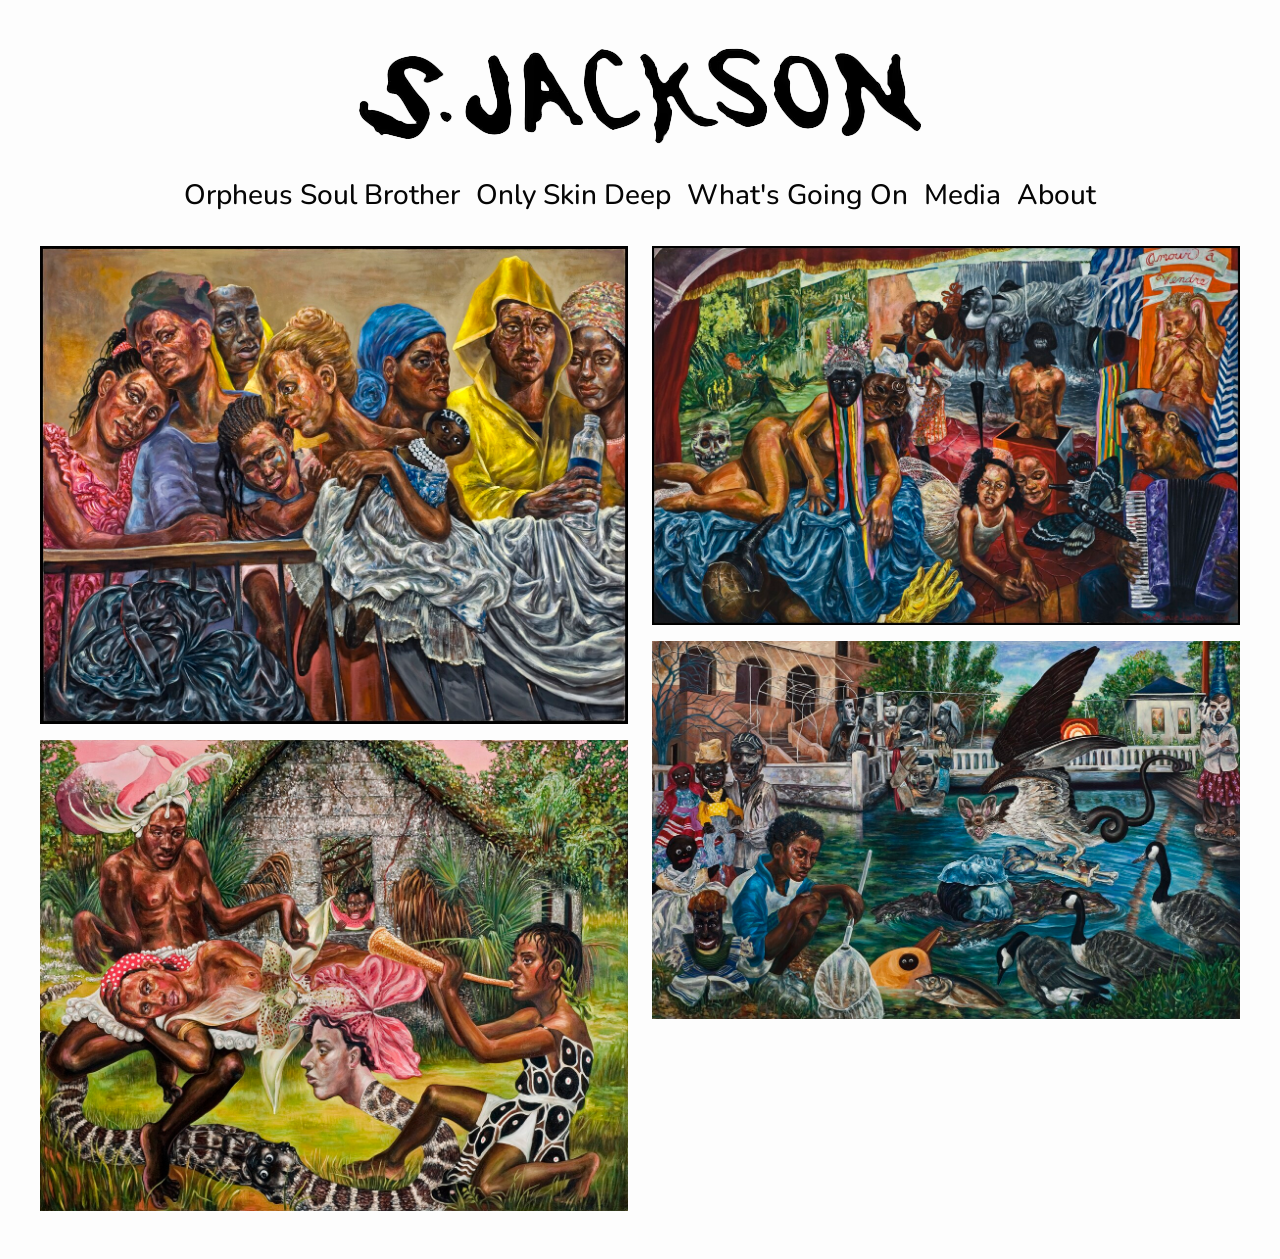
<file: index.html>
<!DOCTYPE html>
<html lang="en">
<head>
    <meta charset="UTF-8">
    <meta name="viewport" content="width=device-width, initial-scale=1.0">
    <meta property="og:image" content="img/800px/Chocolat Plantation Sapelo Island Only Skin Deep Series_800px.jpg">

    <title>Stefanie Jackson</title>

    <link rel="icon" sizes="32x32" href="s.ico" />

    <link rel="preconnect" href="https://fonts.googleapis.com">
    <link rel="preconnect" href="https://fonts.gstatic.com" crossorigin>
    <link href="https://fonts.googleapis.com/css2?family=Nunito:ital,wght@0,200..1000;1,200..1000&display=swap" rel="stylesheet">

    <link href="style.css" rel="stylesheet" type="text/css" />
</head>
<body>
    <header>
        <img src="signature.svg" alt="Stefanie Jackson artist signature">
        <!-- TODO: add fallback text if image doesn't load -->
    </header>
    <nav>
        <ul id="series">
            <li>
                <p><a href="orpheus-soul-brother.html">Orpheus Soul Brother</a></p>
            </li>
            <li>
                <p><a href="only-skin-deep.html">Only Skin Deep</a></p>
            </li>
            <li>
                <p><a href="whats-going-on.html">What's Going On</a></p>
            </li>
        </ul>
        <ul id="info">
            <li>
                <p><a href="media.html">Media</a></p>
            </li>
            <li>
                <p><a href="about.html">About</a></p>
            </li>
        </ul>
    </nav>
    <main>
        <div class="gallery">
            <a href="orpheus-soul-brother.html">
                <picture>
                    <source media="(width < 1200px)" srcset="img/800px/We Wear the Mask_800px.jpg" />
                    <img src="img/1200px/We Wear the Mask_1200px.jpg" alt="We Wear the Mask" />
                </picture>
            </a>
            <a href="orpheus-soul-brother.html">
                <picture>
                    <source media="(width < 1200px)" srcset="img/800px/Love's in Need of Love Today_800px.jpg" />
                    <img src="img/1200px/Love's in Need of Love Today_1200px.jpg" alt="Love's in Need of Love Today" />
                </picture>
            </a>
            <a href="orpheus-soul-brother.html">
                <picture>
                    <source media="(width < 1200px)" srcset="img/800px/Lost Souls 2007 4x5ft_800px.jpg" />
                    <img src="img/1200px/Lost Souls 2007 4x5ft_1200px.jpg" alt="Lost Souls 2007 4x5ft" />
                </picture>
            </a>
            <a href="orpheus-soul-brother.html">
                <picture>
                    <source media="(width < 1200px)" srcset="img/800px/Joy Inside My Tears_800px.jpg" />
                    <img src="img/1200px/Joy Inside My Tears_1200px.jpg" alt="Joy Inside My Tears" />
                </picture>
            </a>
            <a href="orpheus-soul-brother.html">
                <picture>
                    <source media="(width < 1200px)" srcset="img/800px/Mercy%2C Mercy Me_800px.jpg" />
                    <img src="img/1200px/Mercy%2C Mercy Me_1200px.jpg" alt="Mercy, Mercy Me" />
                </picture>
            </a>
            <a href="orpheus-soul-brother.html">
                <picture>
                    <source media="(width < 1200px)" srcset="img/800px/Exodus_800px.jpg" />
                    <img src="img/1200px/Exodus_1200px.jpg" alt="Exodus" />
                </picture>
            </a>
            <a href="orpheus-soul-brother.html">
                <picture>
                    <source media="(width < 1200px)" srcset="img/800px/Summer Soft_800px.jpg" />
                    <img src="img/1200px/Summer Soft_1200px.jpg" alt="Summer Soft" />
                </picture>
            </a>
            <a href="whats-going-on.html">
                <picture>
                    <source media="(width < 1200px)" srcset="img/800px/What's Going On_800px.jpg" />
                    <img src="img/1200px/What's Going On_1200px.jpg" alt="What's Going On" />
                </picture>
            </a>
            <a href="only-skin-deep.html">
                <picture>
                    <source media="(width < 1200px)" srcset="img/800px/Chocolat Plantation Sapelo Island Only Skin Deep Series_800px.jpg" />
                    <img src="img/1200px/Chocolat Plantation Sapelo Island Only Skin Deep Series_1200px.jpg" alt="Chocolat Plantation Sapelo Island" />
                </picture>
            </a>
            <a href="only-skin-deep.html">
                <picture>
                    <source media="(width < 1200px)" srcset="img/800px/Quadroon Ball_800px.jpg" />
                    <img src="img/1200px/Quadroon Ball_1200px.jpg" alt="Quadroon Ball" />
                </picture>
            </a>
            <a href="whats-going-on.html">
                <picture>
                    <source media="(width < 1200px)" srcset="img/800px/Save the Children_800px.jpg" />
                    <img src="img/1200px/Save the Children_1200px.jpg" alt="Save the Children" />
                </picture>
            </a>
            <a href="orpheus-soul-brother.html">
                <picture>
                    <source media="(width < 1200px)" srcset="img/800px/Ordinary Pain_800px.jpg" />
                    <img src="img/1200px/Ordinary Pain_1200px.jpg" alt="Ordinary Pain" />
                </picture>
            </a>
            <a href="orpheus-soul-brother.html">
                <picture>
                    <source media="(width < 1200px)" srcset="img/800px/Past Time Paradise_800px.jpg" />
                    <img src="img/1200px/Past Time Paradise_1200px.jpg" alt="Past Time Paradise" />
                </picture>
            </a>
            <a href="orpheus-soul-brother.html">
                <picture>
                    <source media="(width < 1200px)" srcset="img/800px/Have a Talk with God_800px.jpg" />
                    <img src="img/1200px/Have a Talk with God_1200px.jpg" alt="Have a Talk with God" />
                </picture>
            </a>
            <a href="orpheus-soul-brother.html">
                <picture>
                    <source media="(width < 1200px)" srcset="img/800px/If it's Magic_800px.jpg" />
                    <img src="img/1200px/If it's Magic_1200px.jpg" alt="If it's Magic" />
                </picture>
            </a>
            <a href="only-skin-deep.html">
                <picture>
                    <source media="(width < 1200px)" srcset="img/800px/Love for Sale_800px.jpg" />
                    <img src="img/1200px/Love for Sale_1200px.jpg" alt="Love for Sale" />
                </picture>
            </a>
            <a href="only-skin-deep.html">
                <picture>
                    <source media="(width < 1200px)" srcset="img/800px/Tarbaby_800px.jpg" />
                    <img src="img/1200px/Tarbaby_1200px.jpg" alt="Tarbaby" />
                </picture>
            </a>
            <a href="orpheus-soul-brother.html">
                <picture>
                    <source media="(width < 1200px)" srcset="img/800px/Little Girl Blue_800px.jpg" />
                    <img src="img/1200px/Little Girl Blue_1200px.jpg" alt="Little Girl Blue" />
                </picture>
            </a>
            <a href="orpheus-soul-brother.html">
                <picture>
                    <source media="(width < 1200px)" srcset="img/800px/Village Ghetto Land_800px.jpg" />
                    <img src="img/1200px/Village Ghetto Land_1200px.jpg" alt="Village Ghetto Land" />
                </picture>
            </a>
            <a href="orpheus-soul-brother.html">
                <picture>
                    <source media="(width < 1200px)" srcset="img/800px/Saturn, Belle Isle_800px.jpg" />
                    <img src="img/1200px/Saturn, Belle Isle_1200px.jpg" alt="Saturn, Belle Isle" />
                </picture>
            </a>
            <a href="only-skin-deep.html">
                <picture>
                    <source media="(width < 1200px)" srcset="img/800px/Medicine Show_800px.jpg" />
                    <img src="img/1200px/Medicine Show_1200px.jpg" alt="Medicine Show" />
                </picture>
            </a>
            <a href="orpheus-soul-brother.html">
                <picture>
                    <source media="(width < 1200px)" srcset="img/800px/No Man is an Island_800px.jpg" />
                    <img src="img/1200px/No Man is an Island_1200px.jpg" alt="No Man is an Island" />
                </picture>
            </a>
        </div>
    </main>

    <script>
        // Number of random hero images to display (adjust this value to change how many show)
        const HERO_IMAGES_TO_SHOW = 4;

        document.addEventListener('DOMContentLoaded', function() {
            const gallery = document.querySelector('.gallery');
            const images = Array.from(gallery.querySelectorAll('a'));

            // If there are fewer images than the display count, show all
            const displayCount = Math.min(HERO_IMAGES_TO_SHOW, images.length);

            // Shuffle array and select random images
            const shuffled = images.sort(() => Math.random() - 0.5);
            const selectedImages = shuffled.slice(0, displayCount);

            // Hide all images
            images.forEach(img => {
                img.style.display = 'none';
            });

            // Show only selected images
            selectedImages.forEach(img => {
                img.style.display = '';
            });
        });
    </script>

</body>
</html>
</file>
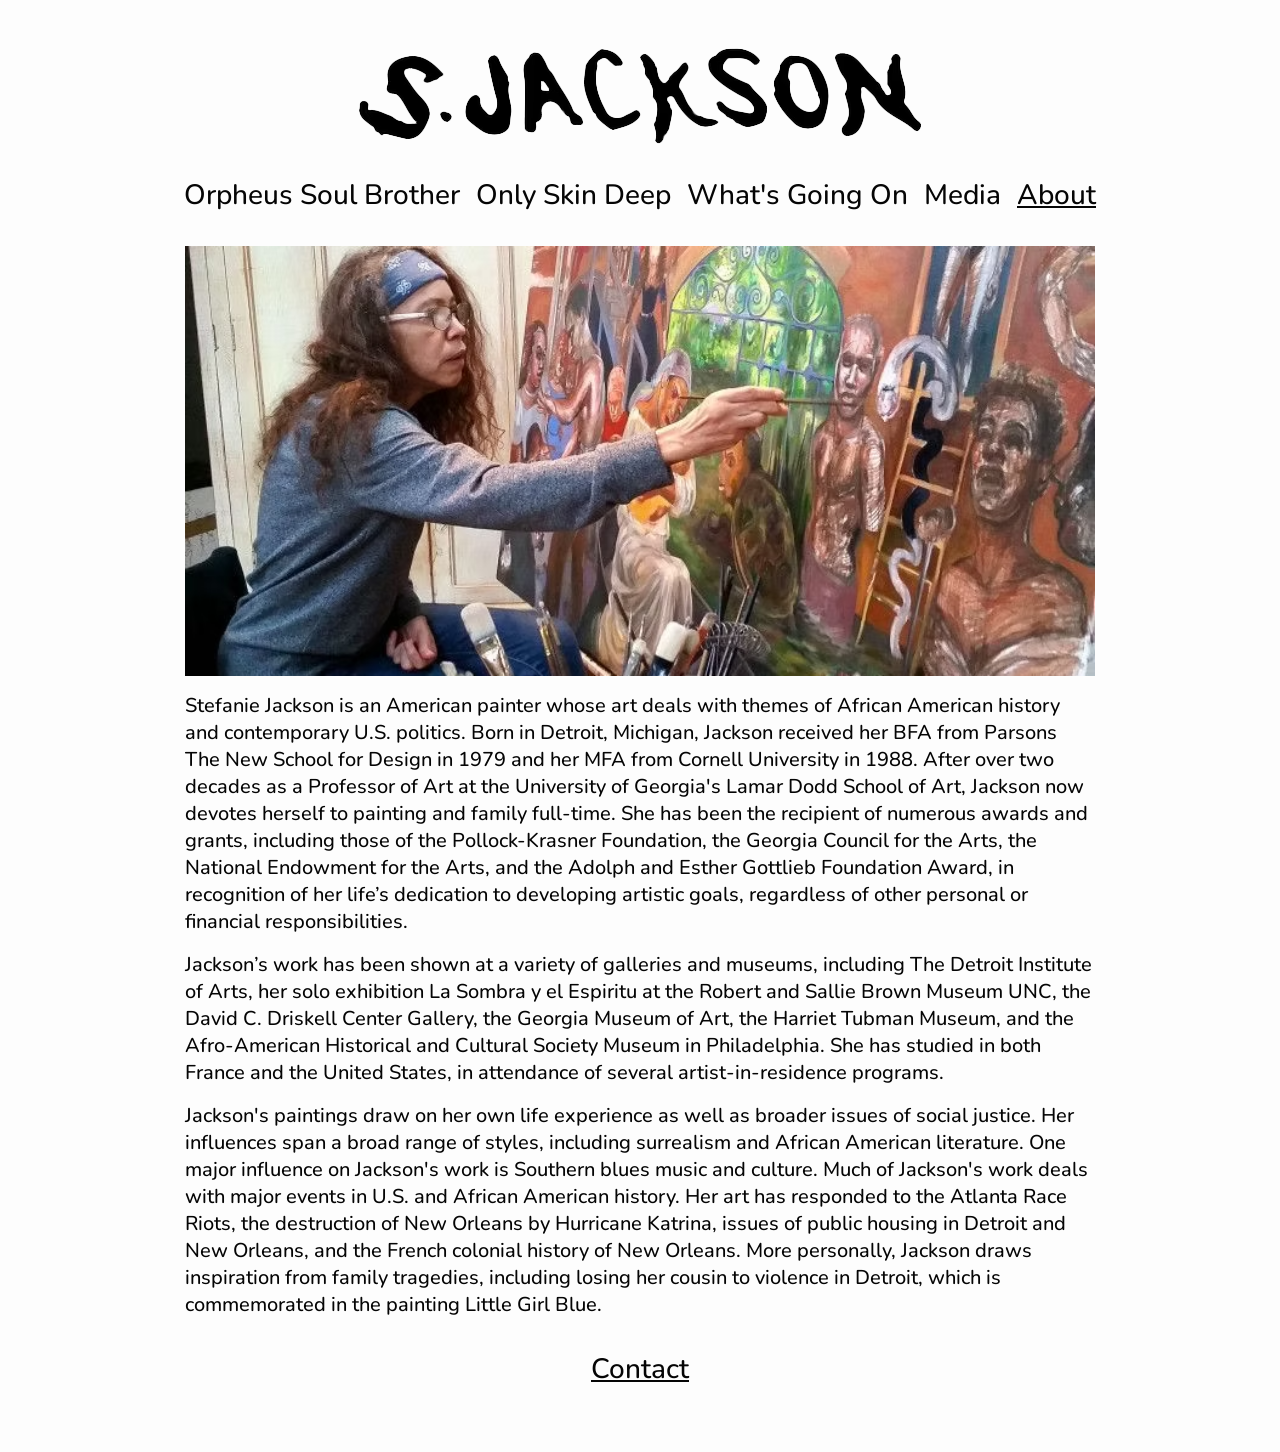
<file: about.html>
<!DOCTYPE html>
<html lang="en">
<head>
    <meta charset="UTF-8">
    <meta name="viewport" content="width=device-width, initial-scale=1.0">
    <meta property="og:image" content="img/800px/Chocolat Plantation Sapelo Island Only Skin Deep Series_800px.jpg">

    <title>Stefanie Jackson</title>

    <link rel="icon" sizes="32x32" href="s.ico" />

    <link rel="preconnect" href="https://fonts.googleapis.com">
    <link rel="preconnect" href="https://fonts.gstatic.com" crossorigin>
    <link href="https://fonts.googleapis.com/css2?family=Nunito:ital,wght@0,200..1000;1,200..1000&display=swap" rel="stylesheet">

    <link href="style.css" rel="stylesheet" type="text/css" />
</head>
<body>
    <main>
        <header>
            <a href="index.html"><img src="signature.svg" alt="Stefanie Jackson artist signature"></a>
            <!-- TODO: add fallback text if image doesn't load -->
        </header>
        <nav>
            <ul id="series">
                <li>
                    <p><a href="orpheus-soul-brother.html">Orpheus Soul Brother</a></p>
                </li>
                <li>
                    <p><a href="only-skin-deep.html">Only Skin Deep</a></p>
                </li>
                <li>
                    <p><a href="whats-going-on.html">What's Going On</a></p>
                </li>
            </ul>
            <ul id="info">
                <li>
                    <p><a href="media.html">Media</a></p>
                </li>
                <li>
                    <p><u><a href="about.html">About</a></u></p>
                </li>
            </ul>
        </nav>
        <picture id="portrait">
            <img src="img/stefanie_jackson.jpg" alt="photograph of Stefanie Jackson painting on a canvas" />
        </picture>
        <article>
        
            <p>Stefanie Jackson is an American painter whose art deals with themes of African American history and contemporary U.S. politics. Born in Detroit, Michigan, Jackson received her BFA from Parsons The New School for Design in 1979 and her MFA from Cornell University in 1988. After over two decades as a Professor of Art at the University of Georgia's Lamar Dodd School of Art, Jackson now devotes herself to painting and family full-time. She has been the recipient of numerous awards and grants, including those of the Pollock-Krasner Foundation, the Georgia Council for the Arts, the National Endowment for the Arts, and the Adolph and Esther Gottlieb Foundation Award, in recognition of her life’s dedication to developing artistic goals, regardless of other personal or financial responsibilities.</p>

            <p>Jackson’s work has been shown at a variety of galleries and museums, including The Detroit Institute of Arts, her solo exhibition La Sombra y el Espiritu at the Robert and Sallie Brown Museum UNC, the David C. Driskell Center Gallery, the Georgia Museum of Art, the Harriet Tubman Museum, and the Afro-American Historical and Cultural Society Museum in Philadelphia. She has studied in both France and the United States, in attendance of several artist-in-residence programs.</p>

            <p>Jackson's paintings draw on her own life experience as well as broader issues of social justice. Her influences span a broad range of styles, including surrealism and African American literature. One major influence on Jackson's work is Southern blues music and culture. Much of Jackson's work deals with major events in U.S. and African American history. Her art has responded to the Atlanta Race Riots, the destruction of New Orleans by Hurricane Katrina, issues of public housing in Detroit and New Orleans, and the French colonial history of New Orleans. More personally, Jackson draws inspiration from family tragedies, including losing her cousin to violence in Detroit, which is commemorated in the painting Little Girl Blue.</p>

        </article>
        <article id="email">
            <p><u><a href="mailto:stefaniejackson22@gmail.com">Contact</a></u></p>
        </article>
    </main>
    
</body>
</html>
</file>
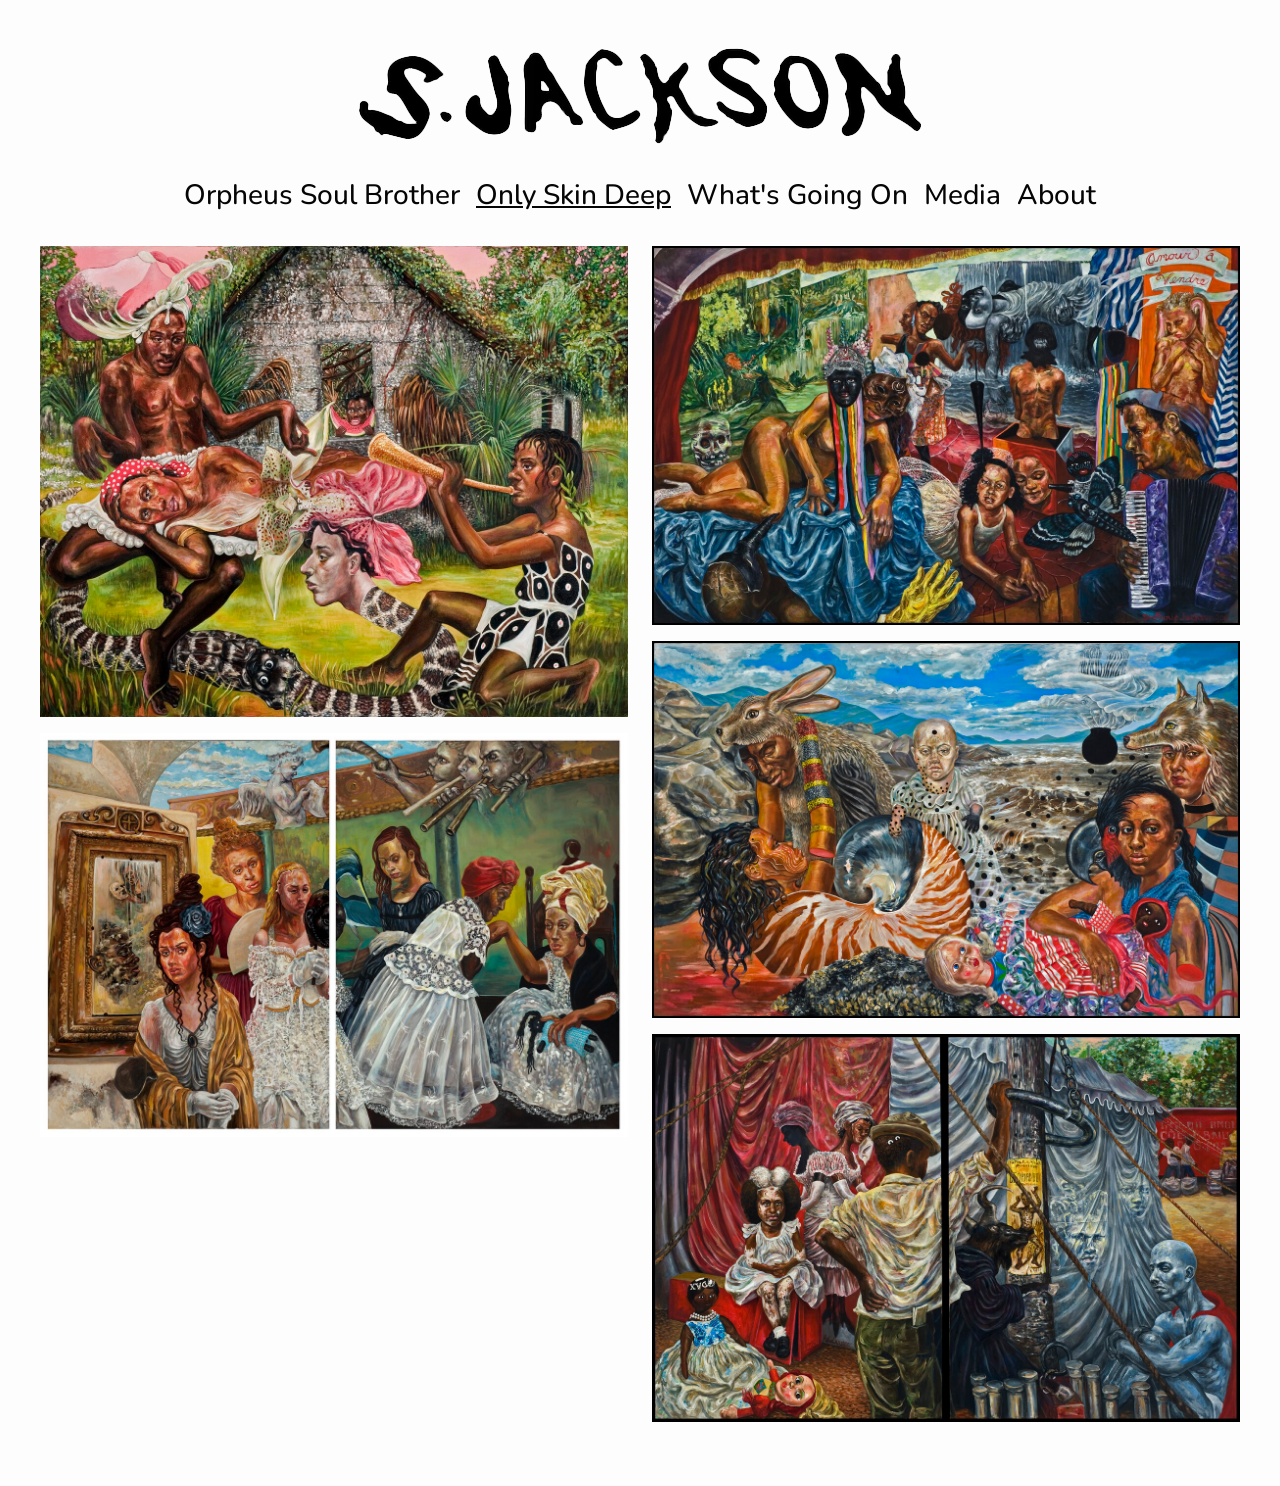
<file: only-skin-deep.html>
<!DOCTYPE html>
<html lang="en">
<head>
    <meta charset="UTF-8">
    <meta name="viewport" content="width=device-width, initial-scale=1.0">
    <meta property="og:image" content="img/800px/Chocolat Plantation Sapelo Island Only Skin Deep Series_800px.jpg">

    <title>Stefanie Jackson</title>

    <link rel="icon" sizes="32x32" href="s.ico" />

    <link rel="preconnect" href="https://fonts.googleapis.com">
    <link rel="preconnect" href="https://fonts.gstatic.com" crossorigin>
    <link href="https://fonts.googleapis.com/css2?family=Nunito:ital,wght@0,200..1000;1,200..1000&display=swap" rel="stylesheet">

    <link href="style.css" rel="stylesheet" type="text/css" />
</head>
<body>
    <header>
        <a href="index.html"><img src="signature.svg" alt="Stefanie Jackson artist signature"></a>
        <!-- TODO: add fallback text if image doesn't load -->
    </header>
    <nav>
        <ul id="series">
            <li>
                <p><a href="orpheus-soul-brother.html">Orpheus Soul Brother</a></p>
            </li>
            <li>
                <p><u><a href="only-skin-deep.html">Only Skin Deep</a></u></p>
            </li>
            <li>
                <p><a href="whats-going-on.html">What's Going On</a></p>
            </li>
        </ul>
        <ul id="info">
            <li>
                <p><a href="media.html">Media</a></p>
            </li>
            <li>
                <p><a href="about.html">About</a></p>
            </li>
        </ul>
    </nav>
    <main>
        <div class="gallery">
            <picture>
                <source media="(width < 1200px)" srcset="img/800px/Chocolat Plantation Sapelo Island Only Skin Deep Series_800px.jpg" />
                <img src="img/1200px/Chocolat Plantation Sapelo Island Only Skin Deep Series_1200px.jpg" alt="Chocolat Plantation Sapelo Island" />
            </picture>
            <picture>
                <source media="(width < 1200px)" srcset="img/800px/Quadroon Ball_800px.jpg" />
                <img src="img/1200px/Quadroon Ball_1200px.jpg" alt="Quadroon Ball" />
            </picture>
            <picture>
                <source media="(width < 1200px)" srcset="img/800px/Love for Sale_800px.jpg" />
                <img src="img/1200px/Love for Sale_1200px.jpg" alt="Love for Sale" />
            </picture>
            <picture>
                <source media="(width < 1200px)" srcset="img/800px/Tarbaby_800px.jpg" />
                <img src="img/1200px/Tarbaby_1200px.jpg" alt="Tarbaby" />
            </picture>
            <picture>
                <source media="(width < 1200px)" srcset="img/800px/Medicine Show_800px.jpg" />
                <img src="img/1200px/Medicine Show_1200px.jpg" alt="Medicine Show" />
            </picture>
        </div>
    </main>
    <!-- TODO: make script so that it pulls all images from the img/only-skin-deep folder, and create fallback layout if js is blocked -->
</body>
</html>
</file>
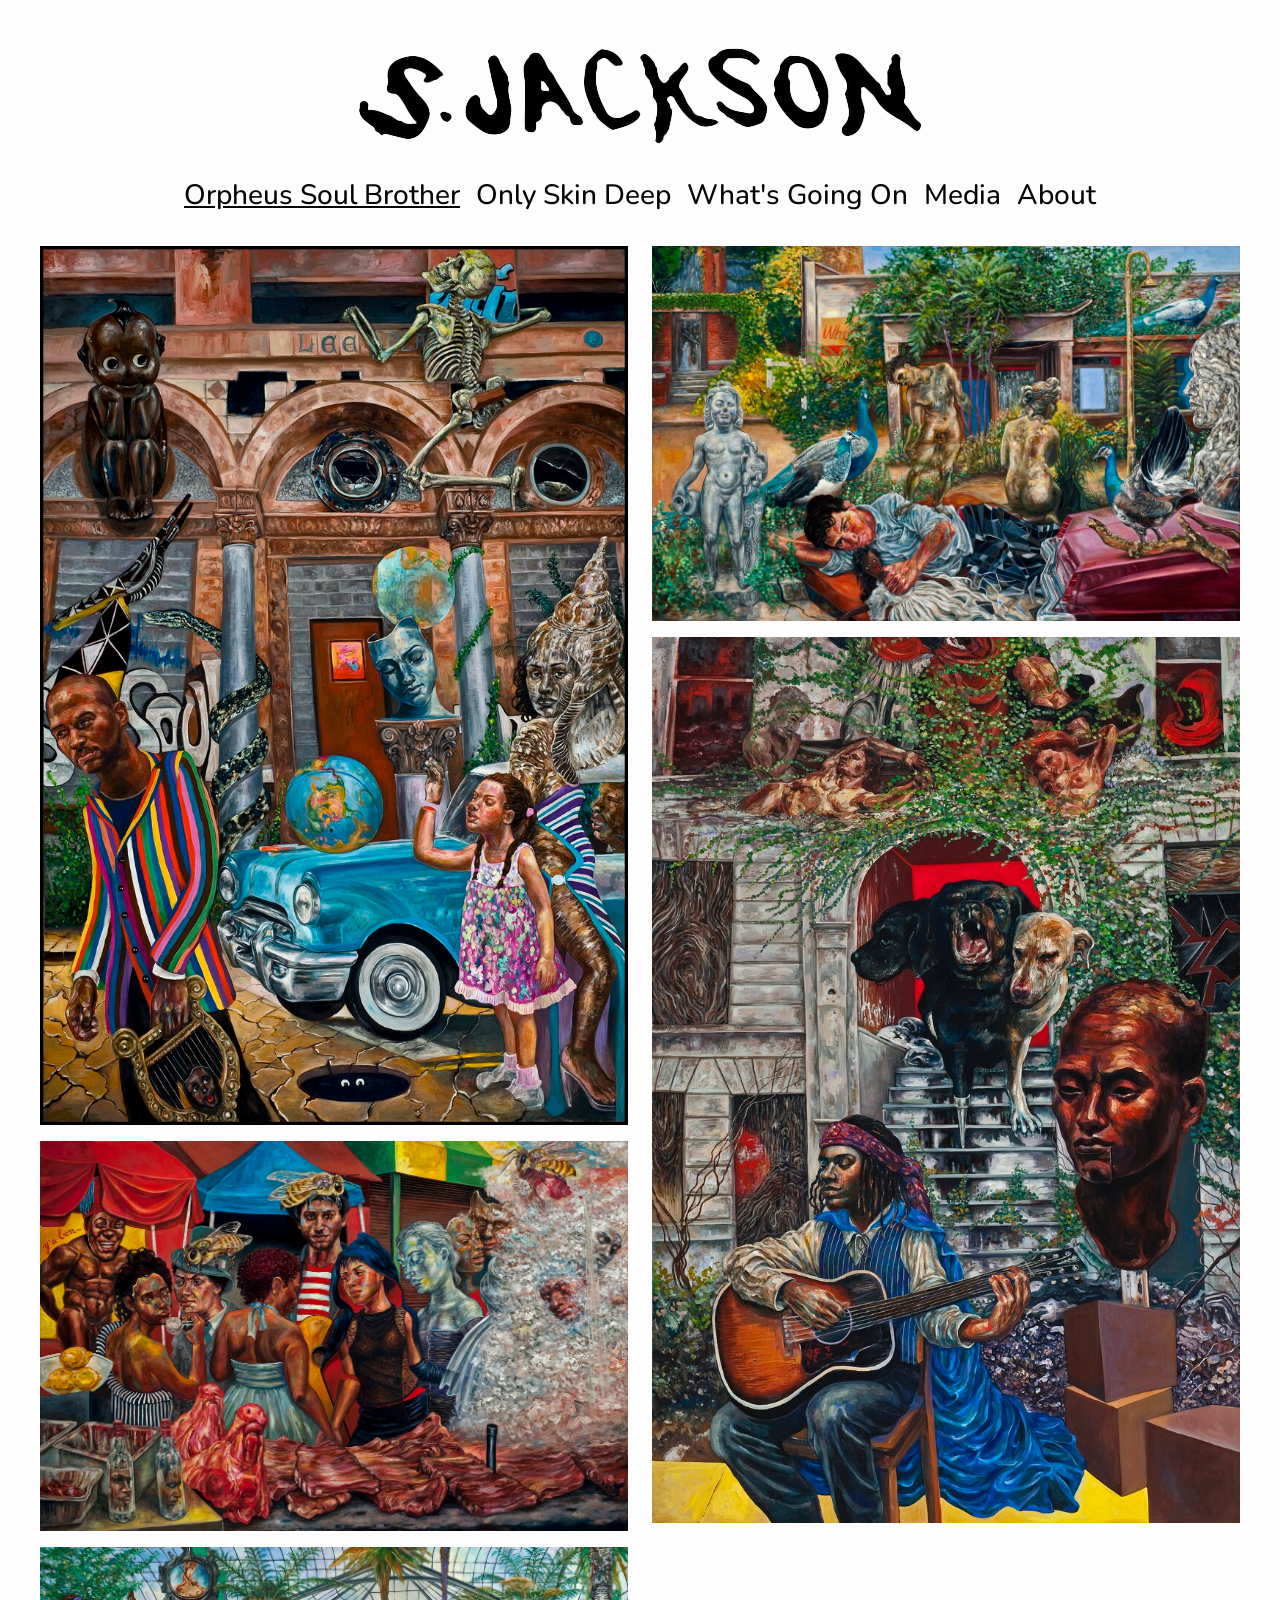
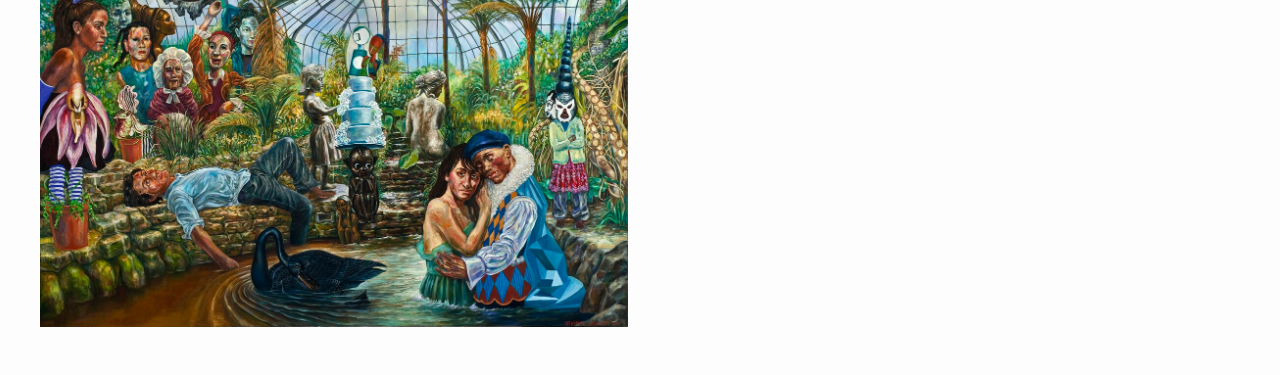
<file: orpheus-soul-brother.html>
<!DOCTYPE html>
<html lang="en">
<head>
    <meta charset="UTF-8">
    <meta name="viewport" content="width=device-width, initial-scale=1.0">
    <meta property="og:image" content="img/800px/Chocolat Plantation Sapelo Island Only Skin Deep Series_800px.jpg">

    <title>Stefanie Jackson</title>

    <link rel="icon" sizes="32x32" href="s.ico" />

    <link rel="preconnect" href="https://fonts.googleapis.com">
    <link rel="preconnect" href="https://fonts.gstatic.com" crossorigin>
    <link href="https://fonts.googleapis.com/css2?family=Nunito:ital,wght@0,200..1000;1,200..1000&display=swap" rel="stylesheet">

    <link href="style.css" rel="stylesheet" type="text/css" />
</head>
<body>
    <header>
        <a href="index.html"><img src="signature.svg" alt="Stefanie Jackson artist signature"></a>
        <!-- TODO: add fallback text if image doesn't load -->
    </header>
    <nav>
        <ul id="series">
            <li>
                <p><u><a href="orpheus-soul-brother.html">Orpheus Soul Brother</a></u></p>
            </li>
            <li>
                <p><a href="only-skin-deep.html">Only Skin Deep</a></p>
            </li>
            <li>
                <p><a href="whats-going-on.html">What's Going On</a></p>
            </li>
        </ul>
        <ul id="info">
            <li>
                <p><a href="media.html">Media</a></p>
            </li>
            <li>
                <p><a href="about.html">About</a></p>
            </li>
        </ul>
    </nav>
    <main>
        <div class="gallery">
            <picture>
                <source media="(width < 1200px)" srcset="img/800px/Past Time Paradise_800px.jpg" />
                <img src="img/1200px/Past Time Paradise_1200px.jpg" alt="Past Time Paradise" />
            </picture>
            <picture>
                <source media="(width < 1200px)" srcset="img/800px/Love's in Need of Love Today_800px.jpg" />
                <img src="img/1200px/Love's in Need of Love Today_1200px.jpg" alt="Love's in Need of Love Today" />
            </picture>
            <picture>
                <source media="(width < 1200px)" srcset="img/800px/Joy Inside My Tears_800px.jpg" />
                <img src="img/1200px/Joy Inside My Tears_1200px.jpg" alt="Joy Inside My Tears" />
            </picture>
            <picture>
                <source media="(width < 1200px)" srcset="img/800px/Summer Soft_800px.jpg" />
                <img src="img/1200px/Summer Soft_1200px.jpg" alt="Summer Soft" />
            </picture>
            <picture>
                <source media="(width < 1200px)" srcset="img/800px/Ordinary Pain_800px.jpg" />
                <img src="img/1200px/Ordinary Pain_1200px.jpg" alt="Ordinary Pain" />
            </picture>
        </div>
    </main>
</body>
</html>
</file>
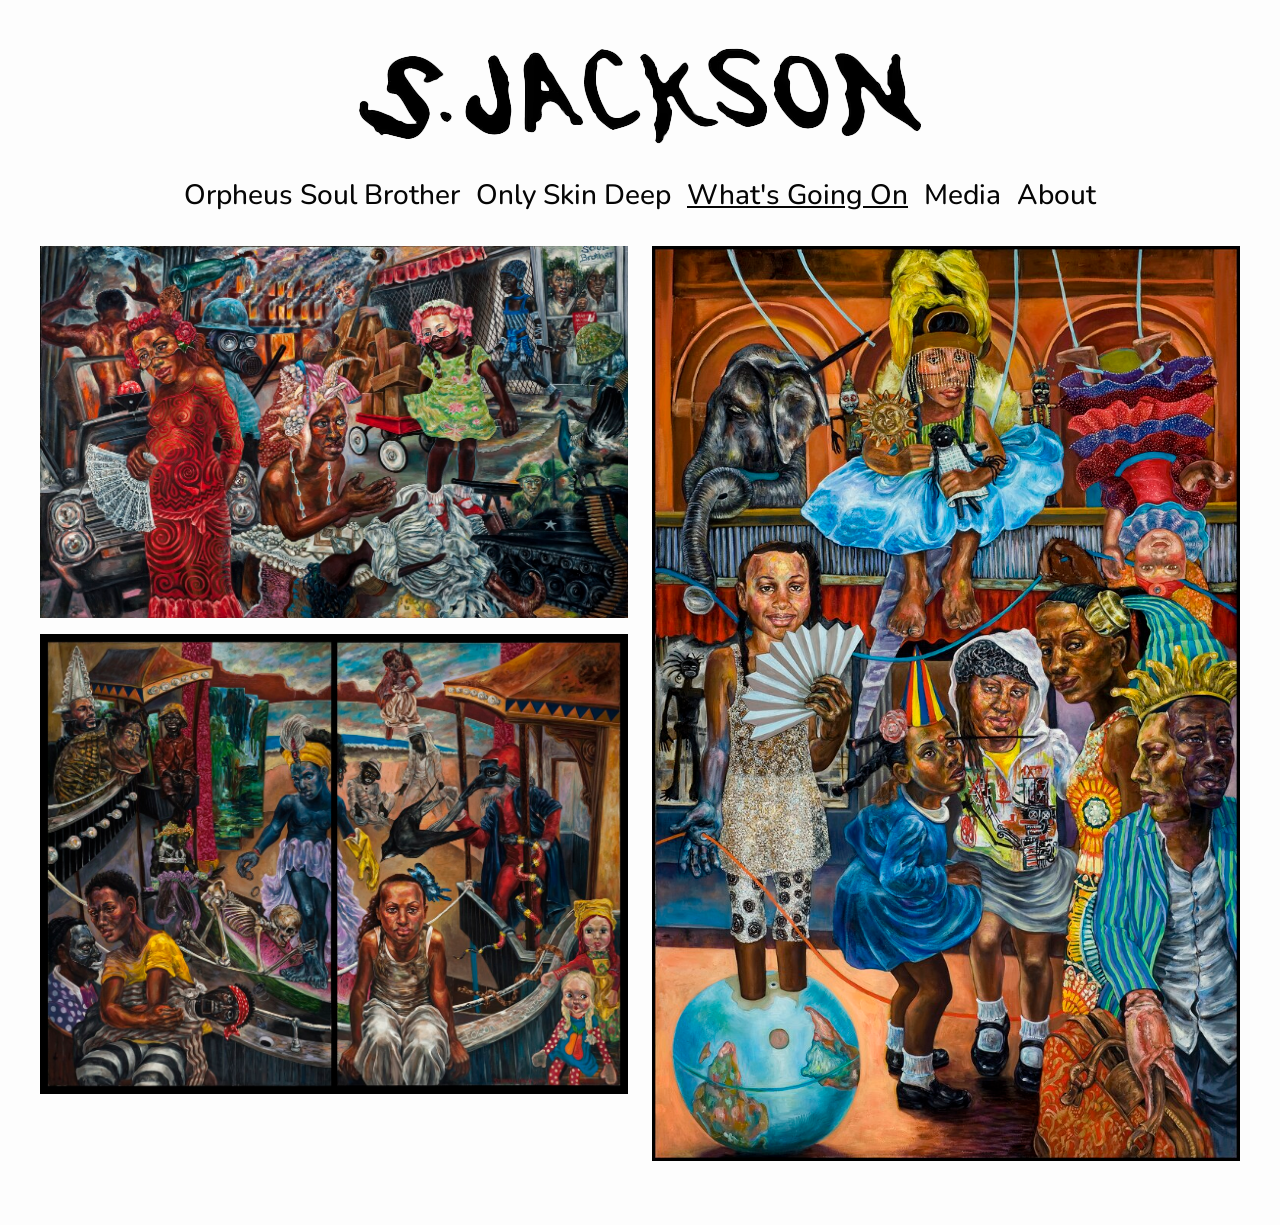
<file: whats-going-on.html>
<!DOCTYPE html>
<html lang="en">
<head>
    <meta charset="UTF-8">
    <meta name="viewport" content="width=device-width, initial-scale=1.0">
    <meta property="og:image" content="img/800px/Chocolat Plantation Sapelo Island Only Skin Deep Series_800px.jpg">

    <title>Stefanie Jackson</title>

    <link rel="icon" sizes="32x32" href="s.ico" />

    <link rel="preconnect" href="https://fonts.googleapis.com">
    <link rel="preconnect" href="https://fonts.gstatic.com" crossorigin>
    <link href="https://fonts.googleapis.com/css2?family=Nunito:ital,wght@0,200..1000;1,200..1000&display=swap" rel="stylesheet">

    <link href="style.css" rel="stylesheet" type="text/css" />
</head>
<body>
    <header>
        <a href="index.html"><img src="signature.svg" alt="Stefanie Jackson artist signature"></a>
        <!-- TODO: add fallback text if image doesn't load -->
    </header>
    <nav>
        <ul id="series">
            <li>
                <p><a href="orpheus-soul-brother.html">Orpheus Soul Brother</a></p>
            </li>
            <li>
                <p><a href="only-skin-deep.html">Only Skin Deep</a></p>
            </li>
            <li>
                <p><u><a href="whats-going-on.html">What's Going On</a></u></p>
            </li>
        </ul>
        <ul id="info">
            <li>
                <p><a href="media.html">Media</a></p>
            </li>
            <li>
                <p><a href="about.html">About</a></p>
            </li>
        </ul>
    </nav>
    <main>
        <div class="gallery">
            <picture>
                <source media="(width < 1200px)" srcset="img/800px/Mercy%2C Mercy Me_800px.jpg" />
                <img src="img/1200px/Mercy%2C Mercy Me_1200px.jpg" alt="Mercy, Mercy Me" />
            </picture>
            <picture>
                <source media="(width < 1200px)" srcset="img/800px/What's Going On_800px.jpg" />
                <img src="img/1200px/What's Going On_1200px.jpg" alt="What's Going On" />
            </picture>
            <picture>
                <source media="(width < 1200px)" srcset="img/800px/Save the Children_800px.jpg" />
                <img src="img/1200px/Save the Children_1200px.jpg" alt="Save the Children" />
            </picture>
        </div>
    </main>
</body>
</html>
</file>
<file: style.css>
/* global */
:root {
	--light-color: #fdfdfd;
	--dark-color: rgb(5, 5, 5);
	--spacing-amt: 16px;
    --column-width: 910px;
    background-color: var(--light-color);
    color: var(--dark-color);
}

/* container layout */
body {
    /* background-color: var(--light-color);
    color: var(--dark-color); */
    margin: 0;
}

header, nav {
    width: 100%;
    max-width: 80vw;
    margin: 0 auto;
}

header img {
    display: block;
    margin: calc(var(--spacing-amt)*3) auto calc(var(--spacing-amt)*2) auto;
    max-width: 80vw;
}

nav {
    margin-bottom: calc(var(--spacing-amt)*2);
}

nav ul {
    display: flex;
    justify-content: space-evenly;
    gap: var(--spacing-amt);
}

nav ul li {
    display: inline;
}

main {
    width: 100%;
    max-width: 1200px;
    margin: 0 auto calc(var(--spacing-amt)*3) auto;
}

ul {
    width: 100%;
    margin: 0 auto;
    padding: 0;
    list-style: none;
}

picture img {
    width: calc(100% - var(--spacing-amt) * 2);
    padding: 0 var(--spacing-amt) var(--spacing-amt) var(--spacing-amt);
}

ul li p {
    margin: 0 auto;
    text-align: center;
    font-size: var(--main-font-size);
}

#series {
    margin-bottom: var(--spacing-amt);
}

#portrait img {
    display: block;
    margin: 0 auto;
    width: 80vw;
    max-width: var(--column-width);
}

#press {
    margin-bottom: calc(var(--spacing-amt)*2);
}

#platforms {
    display: flex;
    justify-content: space-evenly;
    gap: var(--spacing-amt);
}

#email {
    display: flex;
}

#email p {
    margin: 0 auto;
    font-size: var(--main-font-size);
}

article, video {
    width: 80vw;
    max-width: var(--column-width); /* this is based on the visible width of the nav when viewport ≥ 1200px */
    margin: 0 auto;
    display: block;
    padding-bottom: var(--spacing-amt);
}

article p {
    font-size: var(--secondary-font-size);
    margin: 0 0 var(--spacing-amt) 0;
}

/* typography */

:root {
  font-family: "Nunito", Arial, Helvetica, sans-serif;
  font-optical-sizing: auto;
  font-weight: 500;
  font-style: normal;
  --main-font-size: 24px;
  --secondary-font-size: 20px;
}

a {
    color: var(--dark-color);
    text-decoration: none;
}

a:hover {
    cursor: pointer;
    text-decoration: underline;
}

/* light theme adjustments */
@media (prefers-color-scheme: light) {
	
}

/* dark theme adjustments */
@media (prefers-color-scheme: dark) {
	:root {
		background: var(--dark-color);
		color: var(--light-color)
	}

	a {
		color: var(--light-color)
	}

	header {
        filter: invert(100%);
    }
}

/* smallest layout */

@media (max-width: 800px) {
    :root {
        --main-font-size: 20px;
    }

    nav {
        max-width: 90vw;
    }
}

/* wider layout */

@media (min-width: 1200px) {

    :root {
        --main-font-size: 28px;
    }

    nav {
        display: flex;
        gap: var(--spacing-amt);
        justify-content: center;
    }
  
    nav ul {
        display: contents; /* removes ul from layout, items flow directly into nav */
    }
  
    nav li {
        list-style: none;
    }

    #series {
        margin: 0;
    }
    
    .gallery {
        column-count: 2;
        column-gap: 1.5rem;
    }

    .gallery img {
        width: 100%;
        height: auto;
        margin-bottom: var(--spacing-amt);
        padding: 0;
        display: block;
    }

}
</file>
